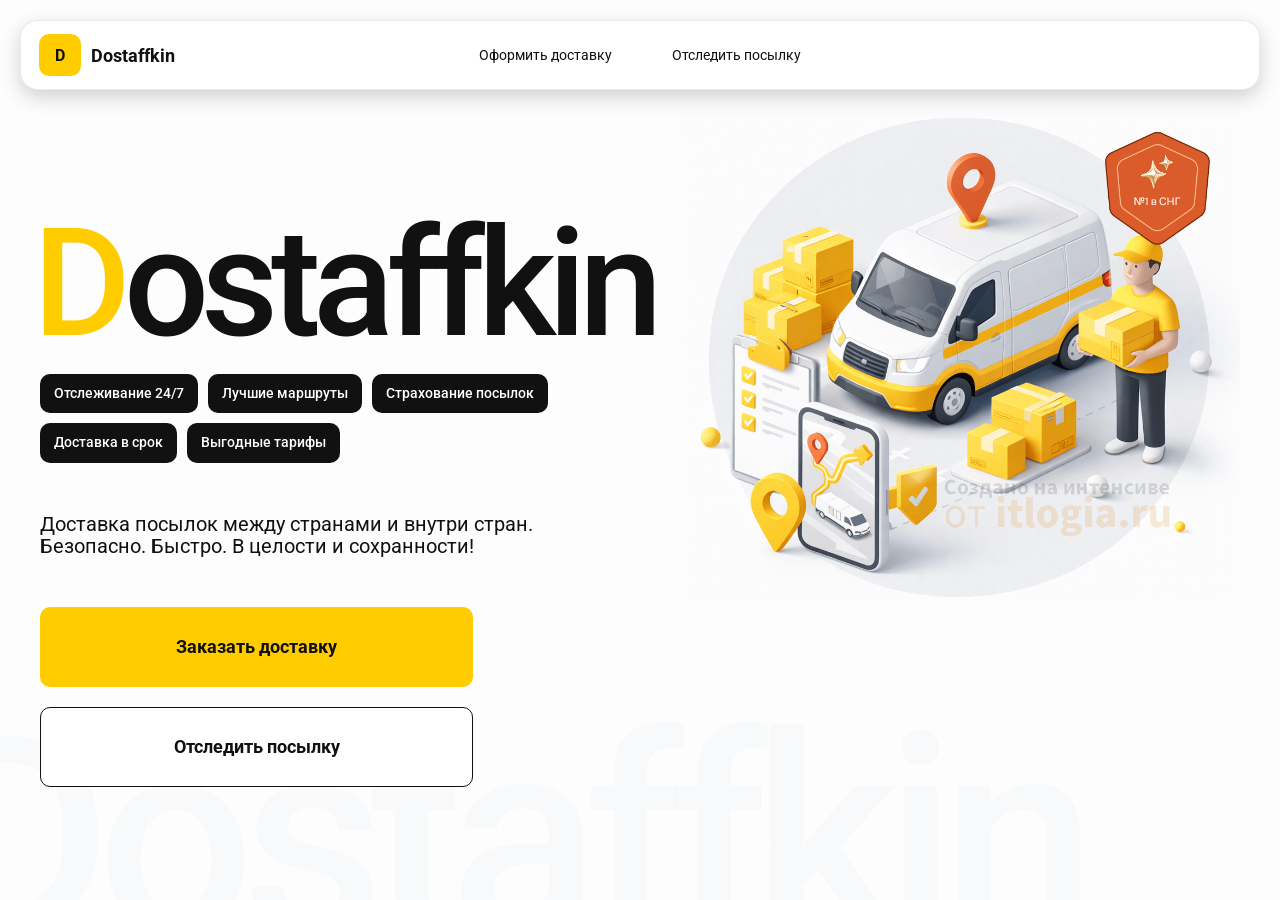
<file: index.html>
<!doctype html>
<html lang="ru">

<head>
    <meta charset="utf-8" />
    <meta name="viewport" content="width=device-width,initial-scale=1,maximum-scale=1,user-scalable=0" />
    <title>Dostaffkin — Доставка посылок между странами и внутри стран. Безопасно. Быстро. В целости и сохранности!
    </title>

    <link href="stiles/base.css" rel="stylesheet" />
    <link href="stiles/base_adaptive.css" rel="stylesheet" />
    <link href="stiles/index.css" rel="stylesheet" />
    <link href="stiles/index_adaptive.css" rel="stylesheet" />
</head>

<body>
    <div class="container">
        <header class="header">
            <a class="header-brand" href="#">
                <div class="header-logo">D</div>
                <div class="header-title">Dostaffkin</div>
            </a>
            <nav class="header-menu">
                <a class="header-link" href="./order.html">Оформить <span>доставку</span></a>
                <a class="header-link" href="./track.html">Отследить <span>посылку</span></a>
            </nav>

        </header>
        <main class="main">
            <section class="main-info">
                <div class="main-title">
                    <span>D</span>ostaffkin
                </div>
                <div class="main-features">
                    <div class="main-feature">Отслеживание 24/7</div>
                    <div class="main-feature">Лучшие маршруты</div>
                    <div class="main-feature">Страхование посылок</div>
                    <div class="main-feature">Доставка в срок</div>
                    <div class="main-feature">Выгодные тарифы</div>
                </div>
                <div class="main-description">
                    Доставка посылок между странами и внутри стран.
                    Безопасно. Быстро. В целости и сохранности!
                </div>
                <div class="main-actions">
                    <a class="button" type="button" href="./order.html">Заказать доставку</a>
                    <a class="button button-white" type="button" href="./track.html">Отследить посылку</a>
                </div>
            </section>
            <div class="main-title-ghost">Dostaffkin</div>
    <section class="main-image">
    <img src="images/main-image.png" alt="Main image"/>
</section>
        </main>
    </div>
</body>

</html>
</file>
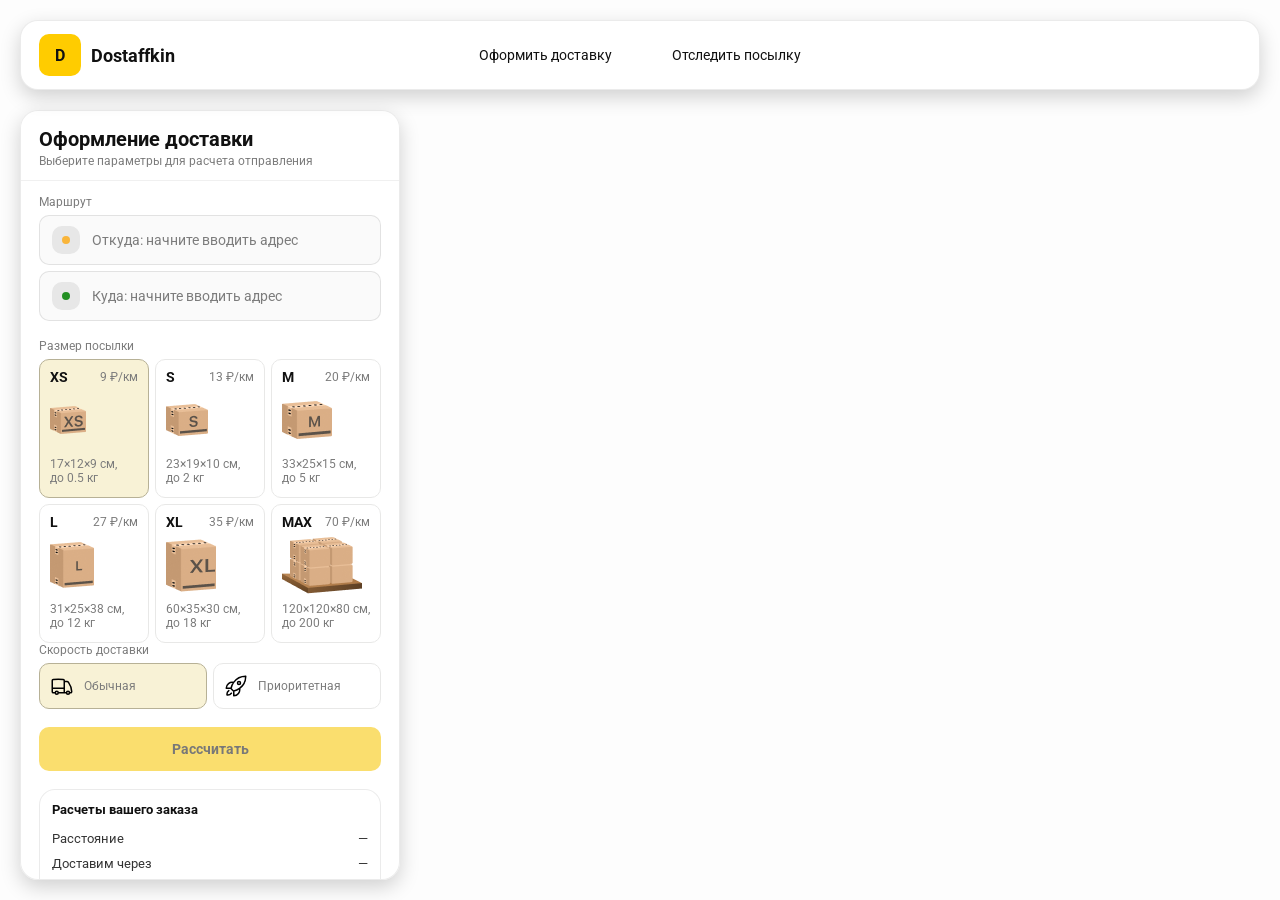
<file: order.html>
<!doctype html>
<html lang="ru">

<head>
    <meta charset="utf-8" />
    <meta name="viewport" content="width=device-width,initial-scale=1,maximum-scale=1,user-scalable=0" />
    <title>Оформление доставки</title>

    <link rel="stylesheet" href="stiles/base.css" />
    <link rel="stylesheet" href="stiles/base_adaptive.css" />

    <link rel="stylesheet" href="stiles/order.css" />
    <link rel="stylesheet" href="stiles/order_adaptive.css" />

    <script src="https://api-maps.yandex.ru/2.1/?lang=ru_RU&apikey=9c3c8a2e-2759-4f57-9a85-31eff8dc1830&suggest_apikey=cf4f3a63-c5a0-4b7d-855a-08d3e2c85b21" type="text/javascript"></script>
</head>

<body>
    <div id="map"></div>

    <header class="header">
        <a class="header-brand" href="./index.html">
            <div class="header-logo">D</div>
            <div class="header-title">Dostaffkin</div>
        </a>
        <nav class="header-menu">
            <a class="header-link" href="#">Оформить <span>доставку</span></a>
            <a class="header-link" href="./track.html">Отследить <span>посылку</span></a>
        </nav>
    </header>

    <aside class="main" id="sidebar">
        <div class="main-header">
            <div class="main-title">Оформление доставки</div>
            <div class="main-text">Выберите параметры для расчета отправления</div>
        </div>
        <div class="main-content">
            <div class="main-route">
                <div class="main-block-title">Маршрут</div>
                <div class="main-fields">
                    <div class="main-field" id="fromField">
                        <div class="main-pin"></div>
                        <input id="from" placeholder="Откуда: начните вводить адрес" autocomplete="off" />
                        <div class="main-ac" id="fromAc" role="listbox" aria-label="Подсказки адресов"></div>
                    </div>

                    <div class="main-field" id="toField">
                        <div class="main-pin"></div>
                        <input id="to" placeholder="Куда: начните вводить адрес" autocomplete="off" />
                        <div class="main-ac" id="toAc" role="listbox" aria-label="Подсказки адресов"></div>
                    </div>
                </div>
            </div>
            <div class="main-package">
                <div class="main-block-title">Размер посылки</div>

                <div class="main-sizes">
                    <div class="main-size-card is-active" data-value="xs">
                        <div class="main-size-top">
                            <div class="main-size-label">XS</div>
                            <div class="main-size-rate">9 ₽/км</div>
                        </div>
                        <div class="main-size-media">
                            <img src="images/sizes/xs.png" alt="Короб XS" />
                        </div>
                        <div class="main-size-description">17×12×9 см,<br>до 0.5 кг</div>
                    </div>

                    <div class="main-size-card" data-value="s">
                        <div class="main-size-top">
                            <div class="main-size-label">S</div>
                            <div class="main-size-rate">13 ₽/км</div>
                        </div>
                        <div class="main-size-media">
                            <img src="images/sizes/s.png" alt="Короб S" />
                        </div>
                        <div class="main-size-description">23×19×10 см,<br>до 2 кг</div>
                    </div>

                    <div class="main-size-card" data-value="m">
                        <div class="main-size-top">
                            <div class="main-size-label">M</div>
                            <div class="main-size-rate">20 ₽/км</div>
                        </div>
                        <div class="main-size-media">
                            <img src="images/sizes/m.png" alt="Короб M" />
                        </div>
                        <div class="main-size-description">33×25×15 см,<br>до 5 кг</div>
                    </div>

                    <div class="main-size-card" data-value="l">
                        <div class="main-size-top">
                            <div class="main-size-label">L</div>
                            <div class="main-size-rate">27 ₽/км</div>
                        </div>
                        <div class="main-size-media">
                            <img src="images/sizes/l.png" alt="Короб L" />
                        </div>
                        <div class="main-size-description">31×25×38 см,<br>до 12 кг</div>
                    </div>

                    <div class="main-size-card" data-value="xl">
                        <div class="main-size-top">
                            <div class="main-size-label">XL</div>
                            <div class="main-size-rate">35 ₽/км</div>
                        </div>
                        <div class="main-size-media">
                            <img src="images/sizes/xl.png" alt="Короб XL" />
                        </div>
                        <div class="main-size-description">60×35×30 см,<br>до 18 кг</div>
                    </div>

                    <div class="main-size-card" data-value="max">
                        <div class="main-size-top">
                            <div class="main-size-label">MAX</div>
                            <div class="main-size-rate">70 ₽/км</div>
                        </div>
                        <div class="main-size-media main-size-media-palleta">
                            <img src="images/sizes/max.png" alt="Паллета" />
                        </div>
                        <div class="main-size-description">120×120×80 см,<br>до 200 кг</div>
                    </div>
                </div>
                                <div class="main-speed">
                    <div class="main-block-title">Скорость доставки</div>

                    <div class="main-speeds">
                        <div class="main-speed-card is-active" data-value="regular">
                            <img class="main-speed-media" src="images/icons/regular.svg" alt="Regular" />
                            <div class="main-speed-description">Обычная</div>
                        </div>
                        <div class="main-speed-card" data-value="fast">
                            <img class="main-speed-media" src="images/icons/fast.svg" alt="Fast" />
                            <div class="main-speed-description">Приоритетная</div>
                        </div>

                    </div>
                </div>

            </div>
            <div class="main-calculate-block">
                <button id="calc" class="button calculate-button" type="button" disabled>Рассчитать</button>
            </div>
            <div class="main-result" id="result">
                <div class="main-result-title">Расчеты вашего заказа</div>
                <div class="main-result-lines">
                    <div class="main-result-line"><span>Расстояние</span><span id="distanceValue">—</span></div>
                    <div class="main-result-line"><span>Доставим через</span><span id="durationValue">—</span></div>
                    <div class="main-result-line"><span>Тариф</span><span id="rateValue">—</span></div>
                </div>
                <div class="main-price">
                    <div class="main-price-label">Итого</div>
                    <div class="main-price-value" id="totalValue">—</div>
                </div>
            </div>
            <div class="main-order-box">
                <div class="main-order-form" id="orderForm">
                    <div class="main-order-title">Оформление доставки</div>
                    <div class="main-block-info-row">
                        <div class="main-block-title">Контакты</div>
                        <div class="order-fields">
                            <div class="main-field">
                                <input id="customerName" placeholder="Ваше имя" autocomplete="off" />
                            </div>
                            <div class="main-field">
                                <input id="customerPhone" placeholder="Ваш телефон" autocomplete="off"
                                    inputmode="tel" />
                            </div>
                        </div>
                    </div>
                    <div class="main-block-info-row extra-info">
                        <div class="main-block-title">Дополнительная информация</div>
                        <div class="main-field textarea">
                            <textarea id="comment" placeholder="Детали доставки и комментарии"></textarea>
                        </div>
                    </div>
                    <button id="submit" class="button main-submit-request" type="button" disabled>Отправить
                        заявку
                    </button>
                </div>

                <div class="main-order-success" id="orderSuccess">
                    <div class="main-success-icon">✓</div>
                    <div class="main-success-title">Заявка отправлена!</div>
                    <div class="main-success-title">Номер отправления – <span id="orderId"></span></div>
                    <div class="main-success-subtitle">Мы скоро свяжемся с вами</div>
                </div>
            </div>
        </div>
    </aside>
<script src="scripts/order.js" ></script>
</body>

</html>
</file>
<file: stiles/base.css>
*, *::before, *::after {
    box-sizing: border-box;
}
@font-face {
    font-family: "Roboto";
    src: url("../fonts/Roboto-Regular.ttf");
    font-weight: normal;
}

@font-face {
    font-family: "Roboto";
    src: url("../fonts/Roboto-Bold.ttf");
    font-weight: bold;
}

@font-face {
    font-family: "Roboto";
    src: url("../fonts/Roboto-Medium.ttf");
    font-weight: 500;
}

html, body {
    margin: 0;
    color: #111111;
    font-family: "Roboto", sans-serif;
}

body {
    background: #FDFDFD;
}
.header {
    border-radius: 18px;
    box-shadow: 0 7px 20px 0 #0000002E;
    backdrop-filter: blur(10px);
    background: #ffffff;
    left: 20px;
    border: 1px solid rgba(0, 0, 0, 0.08);
    position: fixed;
    right: 20px;
    top: 20px;
    padding: 14px 18px;
    height: 70px;
    display: flex;
    align-items: center;
    z-index: 6;
}

.header-brand {
    display: flex;
    align-items: center;
    text-decoration: none;
    gap: 10px;
}

.header-logo {
    width: 42px;
    height: 42px;
    border-radius: 10px;
    background: #FFCC00;
    display: grid;
    place-items: center;
    font-weight: bold;
    color: #111;
}

.header-title {
    font-size: 18px;
    font-weight: bold;
    color: #111111;
    text-decoration: none;
}

.header-menu {
    display: flex;
    align-items: center;
    gap: 60px;
    margin: 0;
    position: absolute;
    left: 50%;
    transform: translateX(-50%);
}

.header-link {
    font-size: 14px;
    color: #111111;
    text-decoration: none;
}

.button {
    border: 0;
    outline: none;
    height: 44px;
    border-radius: 10px;
    font-size: 14px;
    font-weight: bold;
    cursor: pointer;
    font-family: inherit;
    transition: transform .08s ease, opacity .12s ease;
    background: #ffcc00;
    color: #111111;
    text-align: center;
    text-decoration: none;
}

.button:hover {
    background-color: #E5BC19;
}

.button:disabled {
    cursor: not-allowed;
    background-color: #FADE6E;
    color: #787878;
    transform: none;
}

.button.button-white {
    background: #ffffff;
    border: 1px solid #111111;
}

.button.button-white:hover {
    background: rgb(241 241 241);
}
.main-field {
    display: flex;
    align-items: center;
    margin-top: 6px;
    gap: 10px;
    border: 1px solid #1111111A;
    background: #FAFAFA;
    border-radius: 10px;
    padding: 10px 12px;
    position: relative;
    box-sizing: border-box;
    height: 50px;
}

.main-field.textarea {
    height: auto;
}

.main-pin {
    width: 28px;
    height: 28px;
    border-radius: 10px;
    background: rgba(17, 17, 17, 0.08);
    display: grid;
    place-items: center;
    flex: 0 0 auto;
    position: relative;
}

.main-pin::before {
    content: "";
    width: 8px;
    height: 8px;
    border-radius: 999px;
    background: orange;
    opacity: .75;
    display: block;
}

.main-field:last-child .main-pin::before {
    background: green;
    opacity: .85;
}

input, textarea {
    width: 100%;
    border: 0;
    outline: none;
    background: transparent;
    font-size: 14px;
    color: #111111;
    font-family: inherit;
}

textarea {
    resize: vertical;
    min-height: 72px;
    padding: 2px 0;
}

input::placeholder, textarea::placeholder {
    color: #7C7C7C;
}

.main-field:focus-within {
    border-color: rgba(0, 0, 0, 0.20);
    box-shadow: 0 0 0 4px rgba(255, 204, 0, 0.35);
    background: rgba(255, 255, 255, 0.75);
}
</file>
<file: stiles/base_adaptive.css>
@media (max-width: 767px) {
    .header {
        left: 10px;
        right: 10px;
        top: 10px;
    }

    .header-link span {
        display: none;
    }

    .header-menu {
        gap: 20px;
        justify-content: flex-start;
        margin: 0 0 0 30px;
        position: static;
        transform: none;
    }
}

@media (max-width: 420px) {
    .header-title {
        display: none;
    }
}

@media (max-width: 374px) {
    .header-menu {
        gap: 10px;
        margin: 0 0 0 10px;
    }
}
</file>
<file: stiles/index.css>
.container {
    overflow: hidden;
    min-height: 100vh;
}

.main {
    padding: 111px 40px 40px;
    position: relative;
    display: flex;
}


.main-info {
    max-width: 840px;
    width: 100%;
    position: relative;
}

.main-title {
    margin-top: 98px;
    font-weight: 500;
    font-size: 200px;
    line-height: 1;
    letter-spacing: -0.05em;
    color: #111111;
    left: -15px;
    position: relative;
}

.main-title span {
    color: #ffcc00;
}

.main-features {
    margin-top: 15px;
    display: flex;
    flex-wrap: wrap;
    gap: 10px;
}

.main-feature {
    background: #111111;
    color: #ffffff;
    padding: 12px 14px;
    font-weight: 500;
    font-size: 14px;
    line-height: 1.1;
    border-radius: 10px;
}

.main-description {
    margin-top: 50px;
    max-width: 500px;
    font-size: 20px;
    line-height: 1.1;
    color: #111111;
}

.main-actions {
    margin-top: 50px;
    display: flex;
    flex-direction: column;
    gap: 20px;
}

.main-actions .button {
    height: 80px;
    width: 433px;
    font-size: 18px;
    font-weight: bold;
    place-items: center;
    display: grid;
}

.main-title-ghost {
    position: absolute;
    z-index: -1;
    left: -70px;
    bottom: -150px;
    font-weight: 500;
    font-size: 278px;
    line-height: 1;
    letter-spacing: -0.05em;
    color: #ECEDF04D;
}

.main-image {
    width: 1024px;
    top: 100px;
    z-index: -2;
}

.main-image img {
    width: 100%;
    max-width: 1024px;
    height: auto;
    display: block;
}
</file>
<file: stiles/index_adaptive.css>
@media (max-width: 1760px) {
    .main-title {
        font-size: 150px;
        left: -7px;
    }

    .main-info {
        max-width: 640px;
    }
}

@media (max-width: 1200px) {
    .main-info {
        max-width: 540px;
    }

    .main {
        padding: 111px 20px 20px;
    }

    .main-title {
        font-size: 120px;
        left: -4px;
    }

    .main-title-ghost {
        font-size: 220px;
    }
}

@media (max-width: 1024px) {
    .main-title {
        margin-top: 30px;
    }

    .main {
        flex-direction: column-reverse;
    }

    .main-image {
        max-width: 350px;
        position: absolute;
        left: 370px;
        top: 370px;
    }

    .main-info {
        max-width: 100%;
    }

    .main-actions {
        gap: 10px;
    }

    .main-actions .button {
        height: 50px;
        font-size: 14px;
        width: auto;
        max-width: 300px;
    }

    .main-description {
        max-width: 350px;
    }
}

@media (max-width: 570px) {
    .main-title {
        font-size: 88px;
    }

    .main-description {
        max-width: 100%
    }

    .main-actions {
       width: 100%;
    }

    .main-actions .button {
        width: 100%;
        max-width: 100%
    }

    .main-image {
        max-width: 650px;
        position: absolute;
        left: 170px;
        top: 70px;
        opacity: 0.2;
    }
}

@media (max-width: 400px) {
    .main-title {
        font-size: 70px;
    }
}
</file>
<file: stiles/order.css>
#map {
       position: fixed;
    inset: 0;
}
.main {
    border-radius: 18px;
    box-shadow: 0 7px 20px 0 #0000002E;
    backdrop-filter: blur(10px);
    background: rgba(255, 255, 255, 0.96);
    left: 20px;
    border: 1px solid rgba(0, 0, 0, 0.08);
    position: fixed;
    top: 110px;
    bottom: 20px;
    width: 380px;
    display: flex;
    flex-direction: column;
    overflow: hidden;
    z-index: 5;
}
.main-header {
    padding: 18px 18px 12px 18px;
    border-bottom: 1px solid rgba(0, 0, 0, 0.06);
    display: flex;
    flex-direction: column;
}

.main-title {
    font-size: 20px;
    line-height: 100%;
    font-weight: bold;
}

.main-text {
    font-size: 12px;
    margin-top: 5px;
    color: #7C7C7C;
}
.main-content {
    padding: 14px 18px 18px 18px;
    overflow: auto;
    scrollbar-width: none;
    display: flex;
    flex-direction: column;
    gap: 18px;
    flex: 1;
}
.main-block-title {
    font-size: 12px;
    color: #7C7C7C;
}

.main-route .main-block-title,
.main-package .main-block-title {
    margin-bottom: 6px;
}
.main-sizes {
    display: grid;
    gap: 6px;
    grid-template-columns: repeat(3, 1fr);
}

.main-size-card {
    border: 1px solid #E8E8E7;
    background: #FFFFFF;
    border-radius: 10px;
    padding: 10px;
    cursor: pointer;
    user-select: none;
    transition: transform .08s ease, border-color .12s ease, background .12s ease;
    min-height: 139px;
}

.main-size-card:hover {
    transform: translateY(-1px);
}

.main-size-card.is-active {
    background-color: #F8F2D6;
    border-color: #B7B196;
}

.main-size-top {
    display: flex;
    align-items: center;
    justify-content: space-between;
}

.main-size-label {
    font-weight: bold;
    font-size: 14px;
    color: #111111;
    line-height: 100%;
}

.main-size-rate {
    font-size: 12px;
    color: #7C7C7C;
    line-height: 100%;
}

.main-size-media {
    margin-top: 8px;
    height: 57px;
}

.main-size-description {
    margin-top: 8px;
    font-size: 12px;
    color: #7C7C7C;
    line-height: 1.2;
}
.calculate-button {
    width: 100%;
}

.main-result {
    border: 1px solid rgba(0, 0, 0, 0.08);
    background: rgba(255, 255, 255, 0.75);
    border-radius: 16px;
    padding: 12px;
    line-height: 1.25;
}

.main-result-title {
    font-weight: bold;
    font-size: 13px;
    color: #111111;
    margin-bottom: 13px;
}

.main-result-lines {
    gap: 8px;
    display: flex;
    flex-direction: column;
}

.main-result-line {
    font-size: 13px;
    color: rgba(17, 17, 17, 0.85);
    display: flex;
    justify-content: space-between;
}

.main-price {
    margin-top: 18px;
    padding-top: 10px;
    border-top: 1px dashed rgba(0, 0, 0, 0.12);
    display: flex;
    align-items: baseline;
    justify-content: space-between;
}

.main-price-label {
    font-size: 12px;
    color: rgba(17, 17, 17, 0.55);
}

.main-price-value {
    font-size: 20px;
    font-weight: bold;
    color: #111111;
    letter-spacing: -0.3px;
}

.main-order-box {
    background: #ffffff;
    border: 1px solid #E8E8E7;
    border-radius: 10px;
    padding: 12px;
}

.main-order-title {
    margin-bottom: 8px;
    font-weight: bold;
    font-size: 14px;
    color: #111111;
}

.main-block-info {
    display: flex;
    flex-direction: column;
    gap: 6px;
}

.order-fields {
    display: grid;
    grid-template-columns: 1fr 1fr;
    column-gap: 10px;
    margin-top: 6px;
}

.main-block-info-row.extra-info {
    display: block;
    margin-top: 13px;
}

.main-submit-request {
    width: 100%;
    margin-top: 6px;
}

.main-order-success {
    display: none;
    text-align: center;
    padding: 22px 12px;
    gap: 12px;
}

.main-order-success.is-visible {
    display: flex;
    flex-direction: column;
    align-items: center;
}

.main-success-icon {
    width: 56px;
    height: 56px;
    border-radius: 50%;
    background: #16a34a;
    color: #ffffff;
    display: grid;
    place-items: center;
    font-size: 30px;
}

.main-success-title {
    font-size: 14px;
    font-weight: bold;
    color: #111111;
}

.main-success-subtitle {
    font-size: 12px;
    color: rgba(17, 17, 17, 0.55);
    line-height: 1.3;
}

.main-speed .main-block-title {
    margin-bottom: 6px;
}

.main-speeds {
    display: grid;
    gap: 6px;
    grid-template-columns: repeat(2, 1fr);
}

.main-speed-card {
    border: 1px solid #E8E8E7;
    background: #FFFFFF;
    border-radius: 10px;
    padding: 10px;
    cursor: pointer;
    user-select: none;
    transition: transform .08s ease, border-color .12s ease, background .12s ease;
    display: flex;
    align-items: center;
    gap: 10px;
}

.main-speed-card:hover {
    transform: translateY(-1px);
}

.main-speed-card.is-active {
    background-color: #F8F2D6;
    border-color: #B7B196;
}

.main-speed-description {
    font-size: 12px;
    color: #7C7C7C;
    line-height: 1.2;
}
</file>
<file: stiles/order_adaptive.css>
@media (max-width: 767px) {
    .main {
        left: 10px;
        right: 10px;
        top: 50%;
        bottom: 12px;
        width: auto;
        max-width: none;
    }
}

@media (max-width: 420px) {
    .main-sizes {
        grid-template-columns: repeat(2, 1fr);
    }
}
</file>
